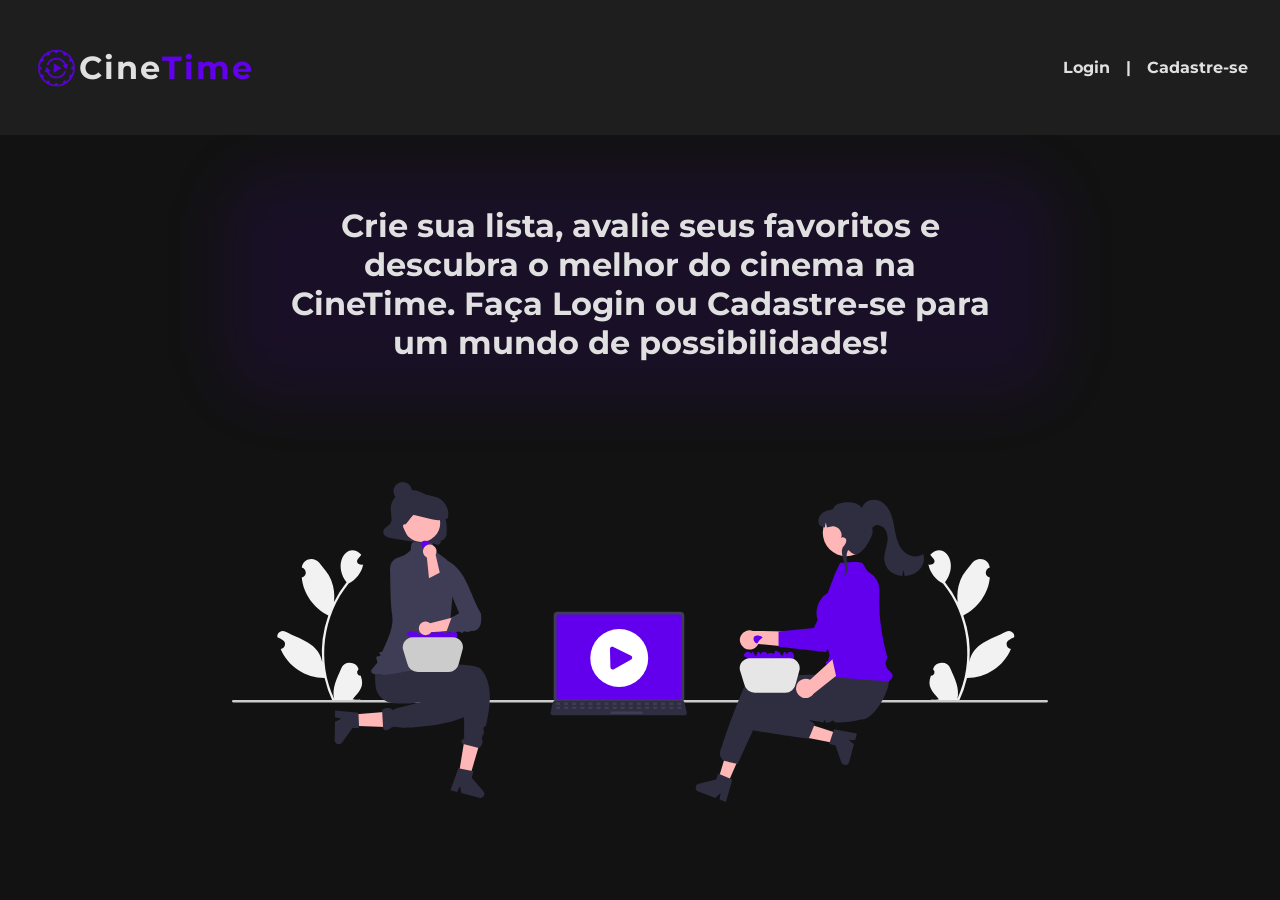
<file: target/classes/templates/index.html>
<!DOCTYPE html>
<html lang="pt-br">

<head>
    <meta charset="UTF-8">
    <meta name="viewport" content="width=device-width, initial-scale=1.0">
    <link rel="stylesheet" href="/src/main/resources/static/assets/css/style.css">
    <link rel="stylesheet" href="/src/main/resources/static/assets/css/root.css">
    <link rel="shortcut icon" href="/src/main/resources/static/assets/img/logo.webp" type="image/x-icon">

    <title>CineTime</title>
</head>



<body>
    <header>
        <div class="logo">
            <img src="/src/main/resources/static/assets/img/logo.webp" alt="CineTime-logo">
            <h1>Cine</h1>
            <h1 class="roxo">Time</h1>
        </div>
        <nav class="nav-list">
            <ul>
                <li><a href="login.html">Login</a></li>
                <li>|</li>
                <li><a href="cadastro.html">Cadastre-se</a></li>
            </ul>
        </nav>
    </header>
    <main>
        <div class="fundo">
            <div class="fundo-blur"></div>
            <h1>Crie sua lista, avalie seus favoritos e <br> descubra o melhor do cinema na <br> CineTime. Faça Login ou
            Cadastre-se para <br> um mundo de possibilidades!</h1>
        </div>
        <img src="/src/main/resources/static/assets/img/undraw_movie-night_pkvp.svg" alt="imagem-home">
    </main>
</body>

</html>
</file>
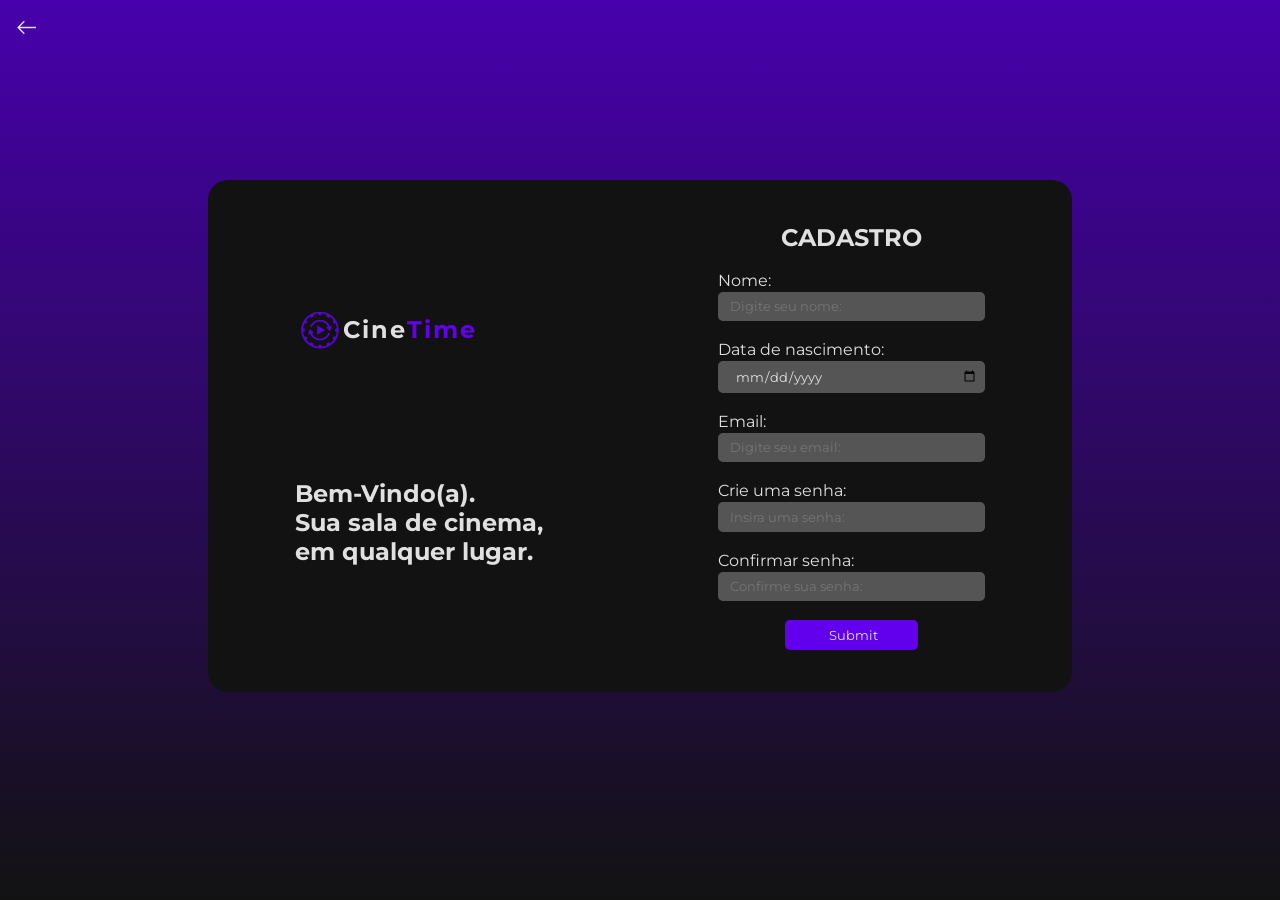
<file: target/classes/templates/cadastro.html>
<!DOCTYPE html>
<html lang="pt-br">

<head>
    <meta charset="UTF-8">
    <meta name="viewport" content="width=device-width, initial-scale=1.0">
    <link rel="shortcut icon" href="/src/main/resources/static/assets/img/logo.webp" type="image/x-icon">
    <link rel="stylesheet" href="/src/main/resources/static/assets/css/root.css">
    <link rel="stylesheet" href="/src/main/resources/static/assets/css/cadastro.css">

    <title>Faça seu cadastro na CineTime</title>
</head>

<body>
    <a href="index.html">
        <svg style="color: var(--font-color1);" xmlns="http://www.w3.org/2000/svg" width="20" height="20" fill="currentColor" class="bi bi-arrow-left"
            viewBox="0 0 14 14">
            <path fill-rule="evenodd"
                d="M15 8a.5.5 0 0 0-.5-.5H2.707l3.147-3.146a.5.5 0 1 0-.708-.708l-4 4a.5.5 0 0 0 0 .708l4 4a.5.5 0 0 0 .708-.708L2.707 8.5H14.5A.5.5 0 0 0 15 8" />
    </svg>
    </a>
    <main>
        <section>
            <div class="container-lado-esquerdo-login">
                <div class="logo">
                    <img src="/src/main/resources/static/assets/img/logo.webp" alt="logo">
                    <h1>Cine</h1>
                    <h1 class="roxo">Time</h1>
                </div>
                <h2>Bem-Vindo(a). <br> Sua sala de cinema, <br> em qualquer lugar.</h2>
            </div>

            <form action="">
                <h1>CADASTRO</h1>
                <div class="input">
                    <label for="">Nome:</label>
                    <input type="text" required id="nome" name="nome" placeholder="Digite seu nome:">
                </div>
                <div class="input">
                    <label for="">Data de nascimento:</label>
                    <input type="date" required id="date" name="date" placeholder="dd/mm/yyyy">
                </div>
                <div class="input">
                    <label for="">Email:</label>
                    <input type="email" required id="email" name="email" placeholder="Digite seu email:">
                </div>
                <div class="input">
                    <label for="">Crie uma senha:</label>
                    <input type="password" required id="senha" name="senha" placeholder="Insira uma senha:">
                </div>
                <div class="input">
                    <label for="">Confirmar senha:</label>
                    <input type="password" required id="confirmar-senha" name="confirmar-senha" placeholder="Confirme sua senha:">
                </div>
                <input id="submit" type="submit">
            </form>
        </section>
    </main>
</body>

<script>
    document.addEventListener("DOMContentLoaded", () => {
        const form = document.querySelector("form");

        form.addEventListener("submit", async (event) => {
            event.preventDefault();

            const nome = document.getElementById("nome").value;
            const date = document.getElementById("date").value;
            const email = document.getElementById("email").value;
            const senha = document.getElementById("senha").value;
            const confirmarSenha = document.getElementById("confirmar-senha").value;

            if (senha !== confirmarSenha) {
                alert("As senhas não coincidem!");
                return;
            }

            const dados = {
                name: document.getElementById("nome").value,
                date: document.getElementById("date").value,
                email: document.getElementById("email").value,
                senha: document.getElementById("senha").value,
                confirmarSenha: document.getElementById("confirmar-senha").value
            };


            try {
                const response = await fetch("http://localhost:8080/api/Usuarios/cadastro", {
                    method: "POST",
                    headers: {
                        "Content-Type": "application/json"
                    },
                    body: JSON.stringify(dados)
                });

                if (response.ok) {
                    const result = await response.json();
                    alert("Cadastro realizado com sucesso!");
                    console.log(result);
                    window.location.href = "login.html";
                } else {
                    alert("Erro ao realizar cadastro.");
                }
            } catch (error) {
                console.error("Erro na requisição:", error);
                alert("Não foi possível conectar ao servidor.");
            }
        });
    });
</script>


</html>
</file>
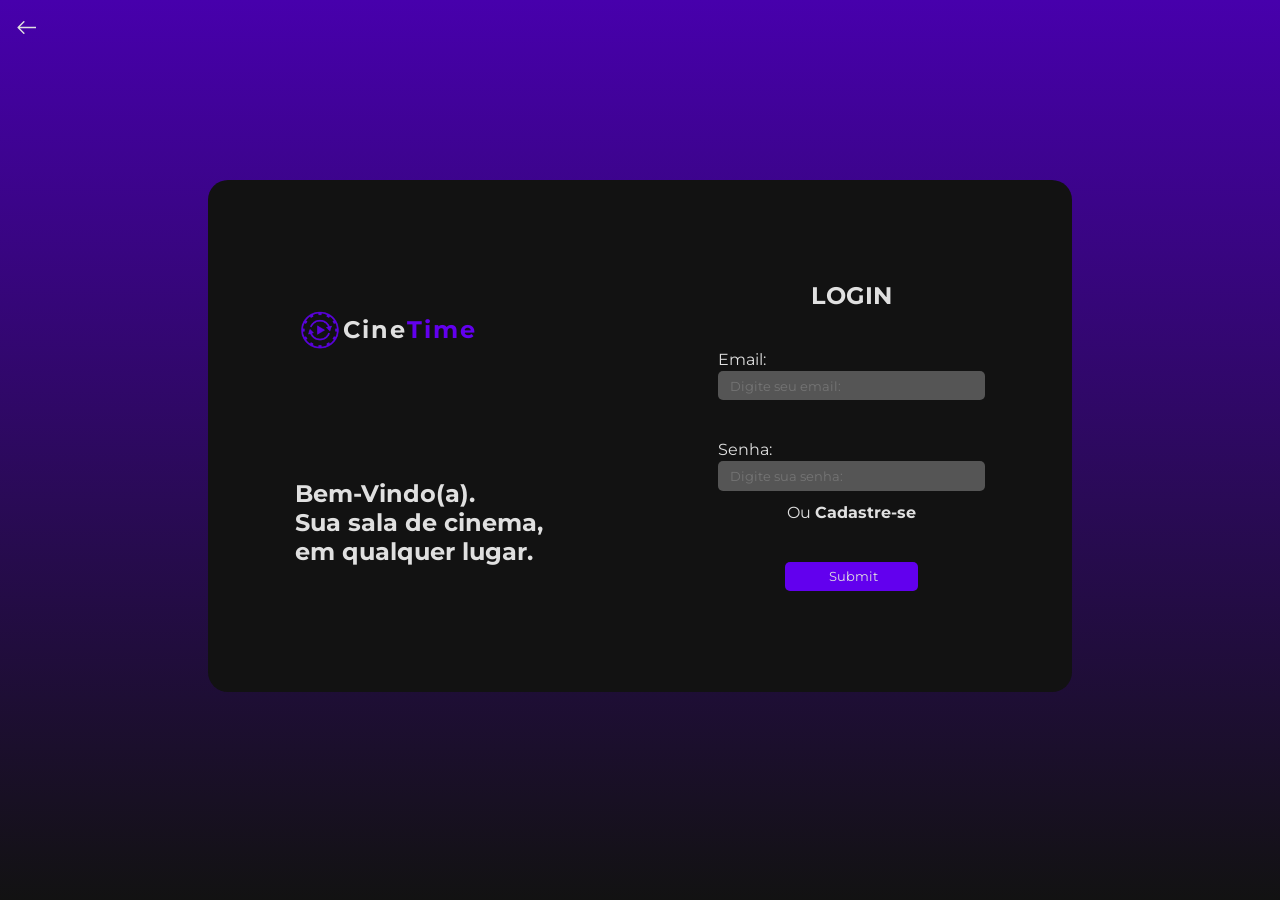
<file: target/classes/templates/login.html>
<!doctype html>
<html lang="pt-br">
  <head>
    <meta charset="UTF-8" />
    <meta name="viewport" content="width=device-width, initial-scale=1.0" />
    <link
      rel="shortcut icon"
      href="/src/main/resources/static/assets/img/logo.webp"
      type="image/x-icon"
    />
    <link
      rel="stylesheet"
      href="/src/main/resources/static/assets/css/root.css"
    />
    <link
      rel="stylesheet"
      href="/src/main/resources/static/assets/css/login.css"
    />

    <title>Faça Login na CineTime!</title>
  </head>

  <body>
    <a href="index.html">
      <svg
        style="color: var(--font-color1)"
        xmlns="http://www.w3.org/2000/svg"
        width="20"
        height="20"
        fill="currentColor"
        class="bi bi-arrow-left"
        viewBox="0 0 14 14"
      >
        <path
          fill-rule="evenodd"
          d="M15 8a.5.5 0 0 0-.5-.5H2.707l3.147-3.146a.5.5 0 1 0-.708-.708l-4 4a.5.5 0 0 0 0 .708l4 4a.5.5 0 0 0 .708-.708L2.707 8.5H14.5A.5.5 0 0 0 15 8"
        />
      </svg>
    </a>
    <main>
      <section>
        <div class="container-lado-esquerdo-login">
          <div class="logo">
            <img
              src="/src/main/resources/static/assets/img/logo.webp"
              alt="logo"
            />
            <h1>Cine</h1>
            <h1 class="roxo">Time</h1>
          </div>
          <h2>
            Bem-Vindo(a). <br />
            Sua sala de cinema, <br />
            em qualquer lugar.
          </h2>
        </div>

        <form action="">
          <h1>LOGIN</h1>
          <div class="input">
            <label for="email">Email:</label>
            <input
              type="email"
              required
              id="email"
              name="email"
              placeholder="Digite seu email:"
            />
          </div>
          <div class="input">
            <label for="senha">Senha:</label>
            <input
              type="password"
              required
              id="senha"
              name="senha"
              placeholder="Digite sua senha:"
            />
            <p>
              Ou <strong><a href="cadastro.html">Cadastre-se</a></strong>
            </p>
          </div>
          <input id="submit" type="submit" />
        </form>
      </section>
    </main>
  </body>

  <script>
    document.addEventListener("DOMContentLoaded", () => {
      const form = document.querySelector("form");

      form.addEventListener("submit", async (event) => {
        event.preventDefault();

        const email = document.getElementById("email").value;
        const senha = document.getElementById("senha").value;

        const dadosLogin = {
          email: document.getElementById("email").value,
          senha: document.getElementById("senha").value,
        };

        try {
          const response = await fetch(
            "http://localhost:8080/api/Usuarios/login",
            {
              method: "POST",
              headers: {
                "Content-Type": "application/json",
              },
              body: JSON.stringify(dadosLogin),
            },
          );

          if (response.ok) {
            const result = await response.json();
            console.log("USUARIO:", result);
            console.log("ID USUARIO:", result.id);
            localStorage.setItem("userId", result.id);
            console.log("SALVO:", localStorage.getItem("userId"));

            alert("Login realizado com sucesso!");

           window.location.href = "home.html";
          } else if (response.status === 401) {
            alert("Email ou senha inválidos!");
          } else {
            alert("Erro ao tentar fazer login.");
          }
        } catch (error) {
          console.error("Erro na requisição:", error);
          alert("Não foi possível conectar ao servidor.");
        }
      });
    });
  </script>
</html>
</file>
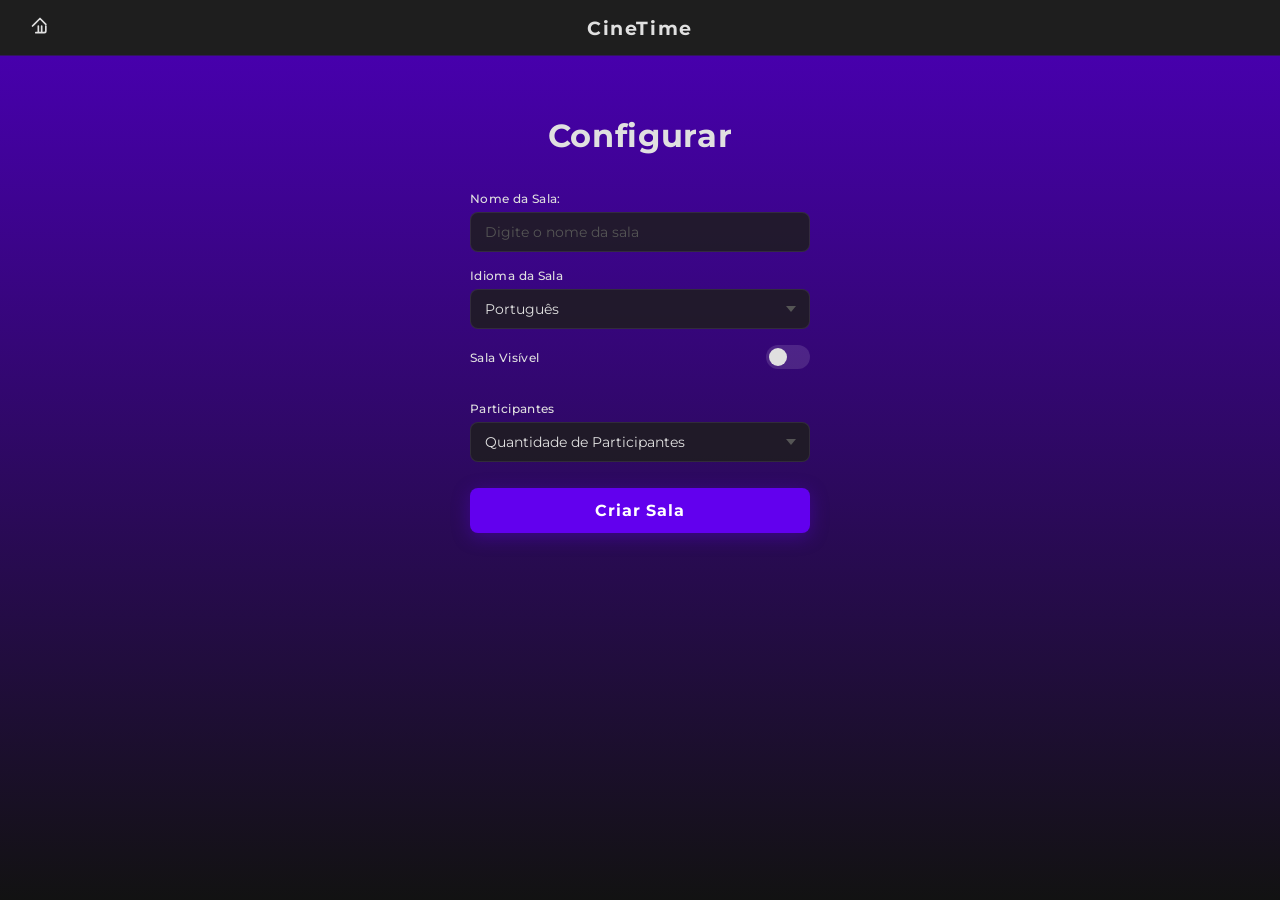
<file: target/classes/templates/salaconfig.html>
<!DOCTYPE html>
<html lang="pt-BR">

<head>
    <meta charset="UTF-8" />
    <meta name="viewport" content="width=device-width, initial-scale=1.0" />

    <link rel="stylesheet" href="/src/main/resources/static/assets/css/root.css">
    <link rel="stylesheet" href="/src/main/resources/static/assets/css/salaconfig.css">
    <link rel="shortcut icon" href="/src/main/resources/static/assets/img/logo.webp" type="image/x-icon">

    <title>CineTime</title>
</head>

<body>

    <header class="cine-header">
        <button class="header-icon" id="btn-header-action" title="Voltar / Início" aria-label="Ação de navegação">
            <a href="/src/main/resources/templates/home.html" style="color: var(--font-color1);">
                <svg id="icon-home" xmlns="http://www.w3.org/2000/svg" width="20" height="20" fill="none"
                    viewBox="0 0 24 24" stroke="currentColor" stroke-width="2">
                    <path stroke-linecap="round" stroke-linejoin="round"
                        d="M3 12l2-2m0 0l7-7 7 7m-9 2v8m4-8v8m-7 0h10a2 2 0 002-2v-6" />
                </svg>
            </a>
        </button>
        <span class="header-logo">CineTime</span>
    </header>

    <main id="page-configurar" class="page active">
        <h1 class="configurar-title">Configurar</h1>
        <form class="configurar-form" id="form-criar-sala" autocomplete="off">

            <div class="form-group">
                <label for="nome-sala">Nome da Sala:</label>
                <input type="text" id="nome-sala" placeholder="Digite o nome da sala" maxlength="40" required/>
            </div>

            <div class="form-group">
                <label for="idioma-sala">Idioma da Sala</label>
                <div class="select-wrapper">
                    <select id="idioma-sala">
                        <option value="pt-BR">Português</option>
                        <option value="en">English</option>
                        <option value="es">Español</option>
                    </select>
                </div>
            </div>

            <div class="form-group toggle-row">
                <label for="sala-visivel">Sala Visível</label>
                <label class="toggle-switch">
                    <input type="checkbox" id="sala-visivel" />
                    <span class="toggle-slider"></span>
                </label>
            </div>
            <div class="form-group senha-group" id="senha-group">
                <label for="senha-sala">Senha da Sala:</label>
                <input type="password" id="senha-sala" placeholder="Insira uma senha" maxlength="32" required />
            </div>

            <div class="form-group">
                <label for="participantes">Participantes</label>
                <div class="select-wrapper">
                    <select id="participantes">
                        <option value="" disabled selected>Quantidade de Participantes</option>
                        <option value="5">5</option>
                        <option value="10">10</option>
                        <option value="15">15</option>
                        <option value="20">20</option>
                        <option value="30">30</option>
                        <option value="50">50</option>
                    </select>
                </div>
            </div>

            <button id="btn_criar" type="submit" class="btn-criar">Criar Sala</button>
        </form>
    </main>
    <section id="page-salas" class="page">
        <h2 class="salas-title">Salas</h2>
        <div class="salas-grid" id="salas-grid">
            <p class="salas-empty">Nenhuma sala criada ainda.</p>
        </div>
    </section>
    <div class="modal-overlay" id="modal-senha" role="dialog" aria-modal="true" aria-labelledby="modal-title">
        <div class="modal-box">
            <p class="modal-title" id="modal-title">Sala Privada</p>
            <p class="modal-subtitle">Digite a senha para entrar nesta sala.</p>
            <input type="password" class="modal-input" id="modal-input-senha" placeholder="Senha da sala"
                maxlength="32" />
            <p class="modal-error" id="modal-error"></p>
            <div class="modal-actions">
                <button class="btn-modal-cancel" id="btn-modal-cancel">Cancelar</button>
                <button class="btn-modal-enter" id="btn-modal-enter">Entrar</button>
            </div>
        </div>
    </div>

    <div class="toast" id="toast"></div>

    <script>
        const salas = [];
        let modalTargetSala = null;

        const button_criar_sala = document.getElementById("btn_criar")
        const form = document.getElementById('form-criar-sala');
        const toggleVisivel = document.getElementById('sala-visivel');
        const senhaGroup = document.getElementById('senha-group');
        const modalInputSenha = document.getElementById('modal-input-senha');
        const modalError = document.getElementById('modal-error');

        button_criar_sala.addEventListener('click', (e) => {
            window.location.href = "/src/main/resources/templates/sala.html";
        });

        function showToast(msg, duration = 2800) {
            toast.textContent = msg;
            toast.classList.add('show');
            setTimeout(() => toast.classList.remove('show'), duration);
        }

        function getIdiomaLabel(value) {
            const map = {
                'pt-BR': 'Português Brasileiro',
                'pt-PT': 'Português (Portugal)',
                'en': 'English',
                'es': 'Español',

            };
            return map[value] || value;
        }

        toggleVisivel.addEventListener('change', () => {
            const isPrivate = !toggleVisivel.checked;
            if (isPrivate) {
                senhaGroup.classList.add('visible');
            } else {
                senhaGroup.classList.remove('visible');
                document.getElementById('senha-sala').value = '';
            }
        });


        form.addEventListener('submit', (e) => {
            e.preventDefault();

            const nome = document.getElementById('nome-sala').value.trim();
            const idioma = document.getElementById('idioma-sala').value;
            const visivel = toggleVisivel.checked;
            const senha = document.getElementById('senha-sala').value;
            const participantes = document.getElementById('participantes').value;

            if (!nome) {
                showToast('⚠️ Digite o nome da sala.');
                document.getElementById('nome-sala').focus();
                return;
            }
            if (!participantes) {
                showToast('⚠️ Selecione a quantidade de participantes.');
                return;
            }
            if (!visivel && !senha) {
                showToast('⚠️ Insira uma senha para a sala privada.');
                document.getElementById('senha-sala').focus();
                return;
            }

            const sala = {
                id: Date.now(),
                nome,
                idioma,
                visivel,
                senha: visivel ? null : senha,
                participantesMax: parseInt(participantes),
                participantesAtual: 0,
            };

            salas.push(sala);
            renderSalas();
            showPage(pageSalas);
            showToast(`✅ Sala "${nome}" criada com sucesso!`);
            form.reset();
            senhaGroup.classList.remove('visible');
        });
    </script>
</body>

</html>
</file>
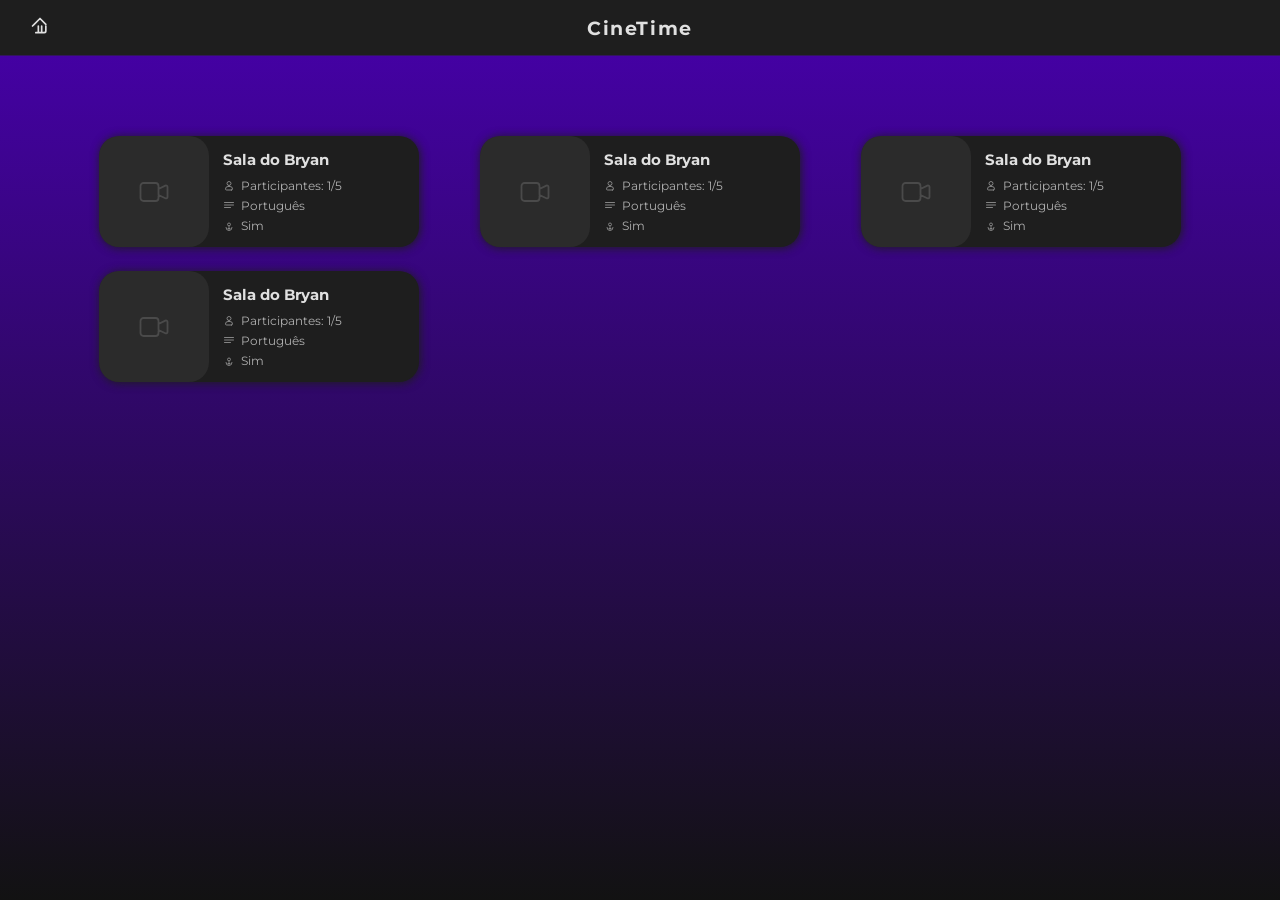
<file: target/classes/templates/salas.html>
<!DOCTYPE html>
<html lang="pt-br">

<head>
    <meta charset="UTF-8">
    <meta name="viewport" content="width=device-width, initial-scale=1.0">

    <meta name="viewport" content="width=device-width, initial-scale=1.0">
    <link rel="shortcut icon" href="/src/main/resources/static/assets/img/logo.webp" type="image/x-icon">
    <link rel="stylesheet" href="/src/main/resources/static/assets/css/root.css">
    <link rel="stylesheet" href="/src/main/resources/static/assets/css/salas.css">


    <title>CineTime</title>
</head>

<body>
    <header class="cine-header">
        <button class="header-icon" id="btn-header-action" title="Voltar / Início" aria-label="Ação de navegação">
            <a href="/src/main/resources/templates/home.html" style="color: var(--font-color1);">
                <svg id="icon-home" xmlns="http://www.w3.org/2000/svg" width="20" height="20" fill="none"
                    viewBox="0 0 24 24" stroke="currentColor" stroke-width="2">
                    <path stroke-linecap="round" stroke-linejoin="round"
                        d="M3 12l2-2m0 0l7-7 7 7m-9 2v8m4-8v8m-7 0h10a2 2 0 002-2v-6" />
                </svg>
            </a>
        </button>
        <span class="header-logo">CineTime</span>
    </header>

    <main class="main">
        <div class="sala">
            <div class="sala-thumb">
                <svg xmlns="http://www.w3.org/2000/svg" fill="none" viewBox="0 0 24 24" stroke="currentColor"
                    stroke-width="1.2">
                    <path stroke-linecap="round" stroke-linejoin="round"
                        d="M15 10l4.553-2.276A1 1 0 0121 8.723v6.554a1 1 0 01-1.447.894L15 14M3 8a2 2 0 012-2h8a2 2 0 012 2v8a2 2 0 01-2 2H5a2 2 0 01-2-2V8z" />
                </svg>
            </div>
            <div class="sala-info">
                <p class="sala-name">Sala do Bryan</p>
                <span class="sala-meta">
                    <svg xmlns="http://www.w3.org/2000/svg" fill="none" viewBox="0 0 24 24" stroke="currentColor"
                        stroke-width="2">
                        <path stroke-linecap="round" stroke-linejoin="round"
                            d="M17 20H7a2 2 0 01-2-2v0a5 5 0 015-5h4a5 5 0 015 5v0a2 2 0 01-2 2zM12 11a4 4 0 100-8 4 4 0 000 8z" />
                    </svg>
                    Participantes: 1/5
                </span>
                <span class="sala-meta">
                    <svg xmlns="http://www.w3.org/2000/svg" fill="none" viewBox="0 0 24 24" stroke="currentColor"
                        stroke-width="2">
                        <path stroke-linecap="round" stroke-linejoin="round" d="M3 5h18M3 10h18M3 15h12" />
                    </svg>
                    Português
                </span>
                <span class="sala-meta">
                    <svg xmlns="http://www.w3.org/2000/svg" fill="none" viewBox="0 0 24 24" stroke="currentColor"
                        stroke-width="2">
                        <path stroke-linecap="round" stroke-linejoin="round"
                            d="M12 15v2m0 0v2m0-2h2m-2 0H10m2-5a3 3 0 100-6 3 3 0 000 6zm6 3a6 6 0 11-12 0" />
                    </svg>
                    Sim
                </span>
            </div>
        </div>

        <div class="sala">
            <div class="sala-thumb">
                <svg xmlns="http://www.w3.org/2000/svg" fill="none" viewBox="0 0 24 24" stroke="currentColor"
                    stroke-width="1.2">
                    <path stroke-linecap="round" stroke-linejoin="round"
                        d="M15 10l4.553-2.276A1 1 0 0121 8.723v6.554a1 1 0 01-1.447.894L15 14M3 8a2 2 0 012-2h8a2 2 0 012 2v8a2 2 0 01-2 2H5a2 2 0 01-2-2V8z" />
                </svg>
            </div>
            <div class="sala-info">
                <p class="sala-name">Sala do Bryan</p>
                <span class="sala-meta">
                    <svg xmlns="http://www.w3.org/2000/svg" fill="none" viewBox="0 0 24 24" stroke="currentColor"
                        stroke-width="2">
                        <path stroke-linecap="round" stroke-linejoin="round"
                            d="M17 20H7a2 2 0 01-2-2v0a5 5 0 015-5h4a5 5 0 015 5v0a2 2 0 01-2 2zM12 11a4 4 0 100-8 4 4 0 000 8z" />
                    </svg>
                    Participantes: 1/5
                </span>
                <span class="sala-meta">
                    <svg xmlns="http://www.w3.org/2000/svg" fill="none" viewBox="0 0 24 24" stroke="currentColor"
                        stroke-width="2">
                        <path stroke-linecap="round" stroke-linejoin="round" d="M3 5h18M3 10h18M3 15h12" />
                    </svg>
                    Português
                </span>
                <span class="sala-meta">
                    <svg xmlns="http://www.w3.org/2000/svg" fill="none" viewBox="0 0 24 24" stroke="currentColor"
                        stroke-width="2">
                        <path stroke-linecap="round" stroke-linejoin="round"
                            d="M12 15v2m0 0v2m0-2h2m-2 0H10m2-5a3 3 0 100-6 3 3 0 000 6zm6 3a6 6 0 11-12 0" />
                    </svg>
                    Sim
                </span>
            </div>
        </div>
        <div class="sala">
            <div class="sala-thumb">
                <svg xmlns="http://www.w3.org/2000/svg" fill="none" viewBox="0 0 24 24" stroke="currentColor"
                    stroke-width="1.2">
                    <path stroke-linecap="round" stroke-linejoin="round"
                        d="M15 10l4.553-2.276A1 1 0 0121 8.723v6.554a1 1 0 01-1.447.894L15 14M3 8a2 2 0 012-2h8a2 2 0 012 2v8a2 2 0 01-2 2H5a2 2 0 01-2-2V8z" />
                </svg>
            </div>
            <div class="sala-info">
                <p class="sala-name">Sala do Bryan</p>
                <span class="sala-meta">
                    <svg xmlns="http://www.w3.org/2000/svg" fill="none" viewBox="0 0 24 24" stroke="currentColor"
                        stroke-width="2">
                        <path stroke-linecap="round" stroke-linejoin="round"
                            d="M17 20H7a2 2 0 01-2-2v0a5 5 0 015-5h4a5 5 0 015 5v0a2 2 0 01-2 2zM12 11a4 4 0 100-8 4 4 0 000 8z" />
                    </svg>
                    Participantes: 1/5
                </span>
                <span class="sala-meta">
                    <svg xmlns="http://www.w3.org/2000/svg" fill="none" viewBox="0 0 24 24" stroke="currentColor"
                        stroke-width="2">
                        <path stroke-linecap="round" stroke-linejoin="round" d="M3 5h18M3 10h18M3 15h12" />
                    </svg>
                    Português
                </span>
                <span class="sala-meta">
                    <svg xmlns="http://www.w3.org/2000/svg" fill="none" viewBox="0 0 24 24" stroke="currentColor"
                        stroke-width="2">
                        <path stroke-linecap="round" stroke-linejoin="round"
                            d="M12 15v2m0 0v2m0-2h2m-2 0H10m2-5a3 3 0 100-6 3 3 0 000 6zm6 3a6 6 0 11-12 0" />
                    </svg>
                    Sim
                </span>
            </div>
        </div>

        <div class="sala">
            <div class="sala-thumb">
                <svg xmlns="http://www.w3.org/2000/svg" fill="none" viewBox="0 0 24 24" stroke="currentColor"
                    stroke-width="1.2">
                    <path stroke-linecap="round" stroke-linejoin="round"
                        d="M15 10l4.553-2.276A1 1 0 0121 8.723v6.554a1 1 0 01-1.447.894L15 14M3 8a2 2 0 012-2h8a2 2 0 012 2v8a2 2 0 01-2 2H5a2 2 0 01-2-2V8z" />
                </svg>
            </div>
            <div class="sala-info">
                <p class="sala-name">Sala do Bryan</p>
                <span class="sala-meta">
                    <svg xmlns="http://www.w3.org/2000/svg" fill="none" viewBox="0 0 24 24" stroke="currentColor"
                        stroke-width="2">
                        <path stroke-linecap="round" stroke-linejoin="round"
                            d="M17 20H7a2 2 0 01-2-2v0a5 5 0 015-5h4a5 5 0 015 5v0a2 2 0 01-2 2zM12 11a4 4 0 100-8 4 4 0 000 8z" />
                    </svg>
                    Participantes: 1/5
                </span>
                <span class="sala-meta">
                    <svg xmlns="http://www.w3.org/2000/svg" fill="none" viewBox="0 0 24 24" stroke="currentColor"
                        stroke-width="2">
                        <path stroke-linecap="round" stroke-linejoin="round" d="M3 5h18M3 10h18M3 15h12" />
                    </svg>
                    Português
                </span>
                <span class="sala-meta">
                    <svg xmlns="http://www.w3.org/2000/svg" fill="none" viewBox="0 0 24 24" stroke="currentColor"
                        stroke-width="2">
                        <path stroke-linecap="round" stroke-linejoin="round"
                            d="M12 15v2m0 0v2m0-2h2m-2 0H10m2-5a3 3 0 100-6 3 3 0 000 6zm6 3a6 6 0 11-12 0" />
                    </svg>
                    Sim
                </span>
            </div>
        </div>
    </main>
</body>

</html>
</file>
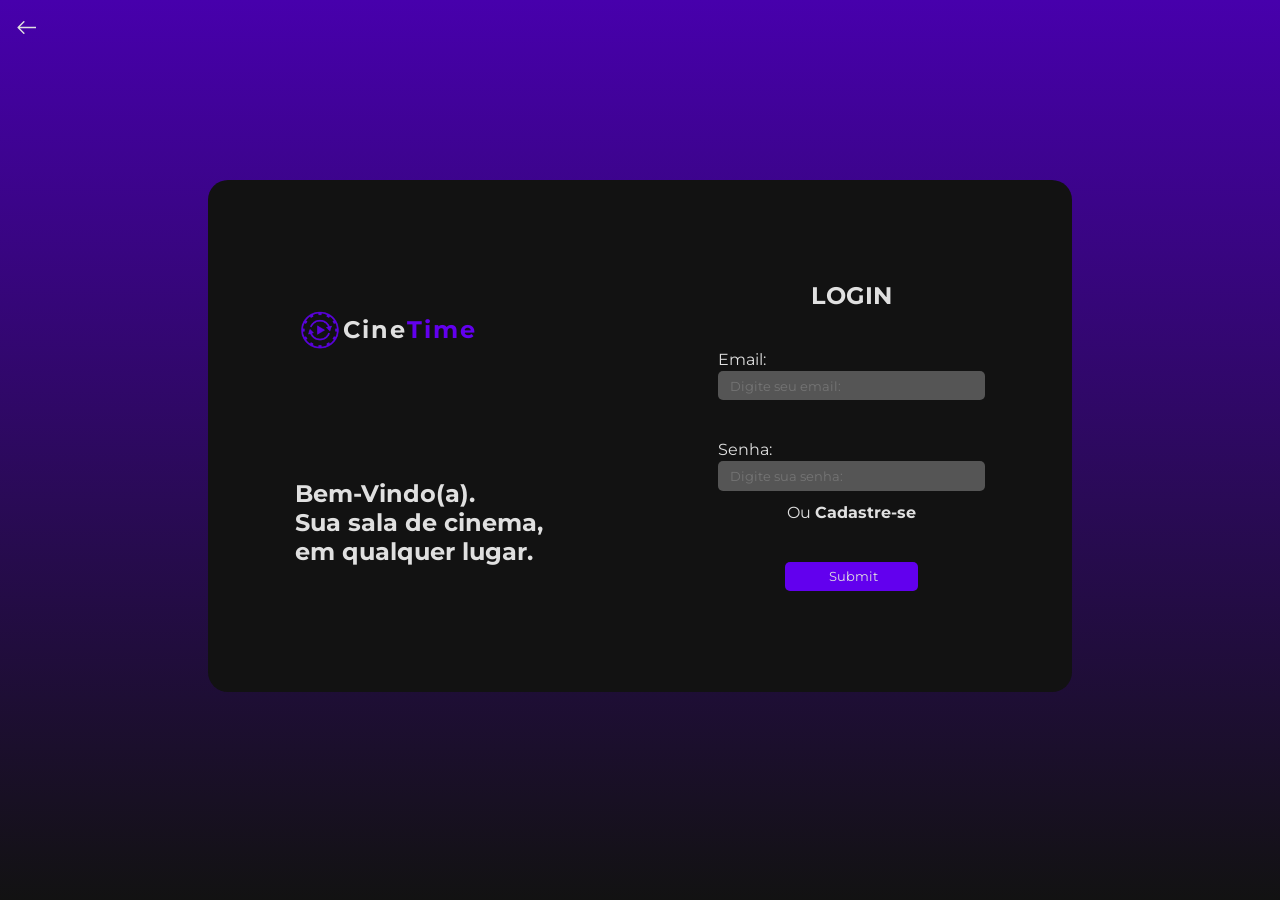
<file: target/classes/templates/user.html>
<!doctype html>
<html lang="pt-br">
  <head>
    <meta charset="UTF-8" />
    <meta name="viewport" content="width=device-width, initial-scale=1.0" />
    <link
      rel="shortcut icon"
      href="/src/main/resources/static/assets/img/logo.webp"
      type="image/x-icon"
    />
    <link
      rel="stylesheet"
      href="/src/main/resources/static/assets/css/root.css"
    />
    <link
      rel="stylesheet"
      href="/src/main/resources/static/assets/css/user.css"
    />

    <title>Seu Perfil</title>
  </head>
  <body>
    <aside class="sidebar">
      <a href="/src/main/resources/templates/home.html" class="active">
        <i class="bi bi-house-fill"></i>
        Home
      </a>
      <a href="/src/main/resources/templates/userconfig.html">
        <i class="bi bi-gear-fill"></i>
        Configurações
      </a>
      <a href="/src/main/resources/templates/home.html">
        <i class="bi bi-box-arrow-right"></i>
        Sair
      </a>
    </aside>

    <!-- MAIN -->
    <main class="main">
      <h1>Meu Perfil</h1>

      <!-- Profile -->
      <div class="profile-card">
        <div class="avatar">
          <img
            id="foto-user"
            src=""
            alt="Foto usuário"
            style="
              width: 100%;
              height: 100%;
              border-radius: 50%;
              object-fit: cover;
              display: none;
            "
          />
          <i id="icone-user" class="bi bi-person-fill"></i>
        </div>
        <span class="username" id="username-user"></span>
      </div>

      <!-- Biography -->
      <div class="bio-box">
        <div class="bio-label">Biografia</div>

        <p id="bio-user"></p>
      </div>

      <!-- Últimos filmes assistidos -->
      <div class="section-title">Ultimos Filmes assistidos</div>
      <div class="movie-grid">
        <div class="movie-card">
          <div class="movie-thumb matrix">
            <span class="thumb-text">MATRIX</span>
          </div>
          <span class="movie-name">Matrix</span>
        </div>
        <div class="movie-card">
          <div class="movie-thumb godfather">
            <div class="thumb-content">
              <i class="bi bi-person-fill"></i>
              <div class="gf-logo">
                <span>El</span>
                <span>Padrino</span>
              </div>
            </div>
          </div>
          <span class="movie-name">O Poderoso Chefão</span>
        </div>
        <div class="movie-card">
          <div class="movie-thumb inception">
            <span class="thumb-text">INCEPTION</span>
          </div>
          <span class="movie-name">Inception</span>
        </div>
      </div>

      <!-- Minha Lista -->
      <div class="section-title">Minha Lista</div>
      <div class="movie-grid">
        <div class="movie-card">
          <div class="movie-thumb matrix">
            <span class="thumb-text">MATRIX</span>
          </div>
          <span class="movie-name">Matrix</span>
        </div>
        <div class="movie-card">
          <div class="movie-thumb godfather">
            <div class="thumb-content">
              <i class="bi bi-person-fill"></i>
              <div class="gf-logo">
                <span>El</span>
                <span>Padrino</span>
              </div>
            </div>
          </div>
          <span class="movie-name">O Poderoso Chefão</span>
        </div>
        <div class="movie-card">
          <div class="movie-thumb inception">
            <span class="thumb-text">INCEPTION</span>
          </div>
          <span class="movie-name">Inception</span>
        </div>
      </div>
    </main>
    <script>
      async function carregarUsuario() {
        const userId = localStorage.getItem("userId");

        if (!userId) {
          window.location.href = "login.html";
          return;
        }

        try {
          const response = await fetch(
            `http://localhost:8080/api/Usuarios/${userId}`,
          );

          if (!response.ok) {
            throw new Error("Erro ao carregar usuário");
          }

          const usuario = await response.json();

          // nome usuário
          document.getElementById("username-user").textContent = usuario.name;

          // foto perfil
          const foto = localStorage.getItem("fotoPerfil");

          if (foto) {
            const fotoUser = document.getElementById("foto-user");

            const iconeUser = document.getElementById("icone-user");

            fotoUser.src = foto;
            fotoUser.style.display = "block";

            iconeUser.style.display = "none";
          }
        } catch (error) {
          console.error(error);
        }

        const bio = localStorage.getItem("biografiaUsuario");

        if (bio) {
          document.getElementById("bio-user").textContent = bio;
        }
      }

      carregarUsuario();
    </script>
  </body>
</html>
</file>
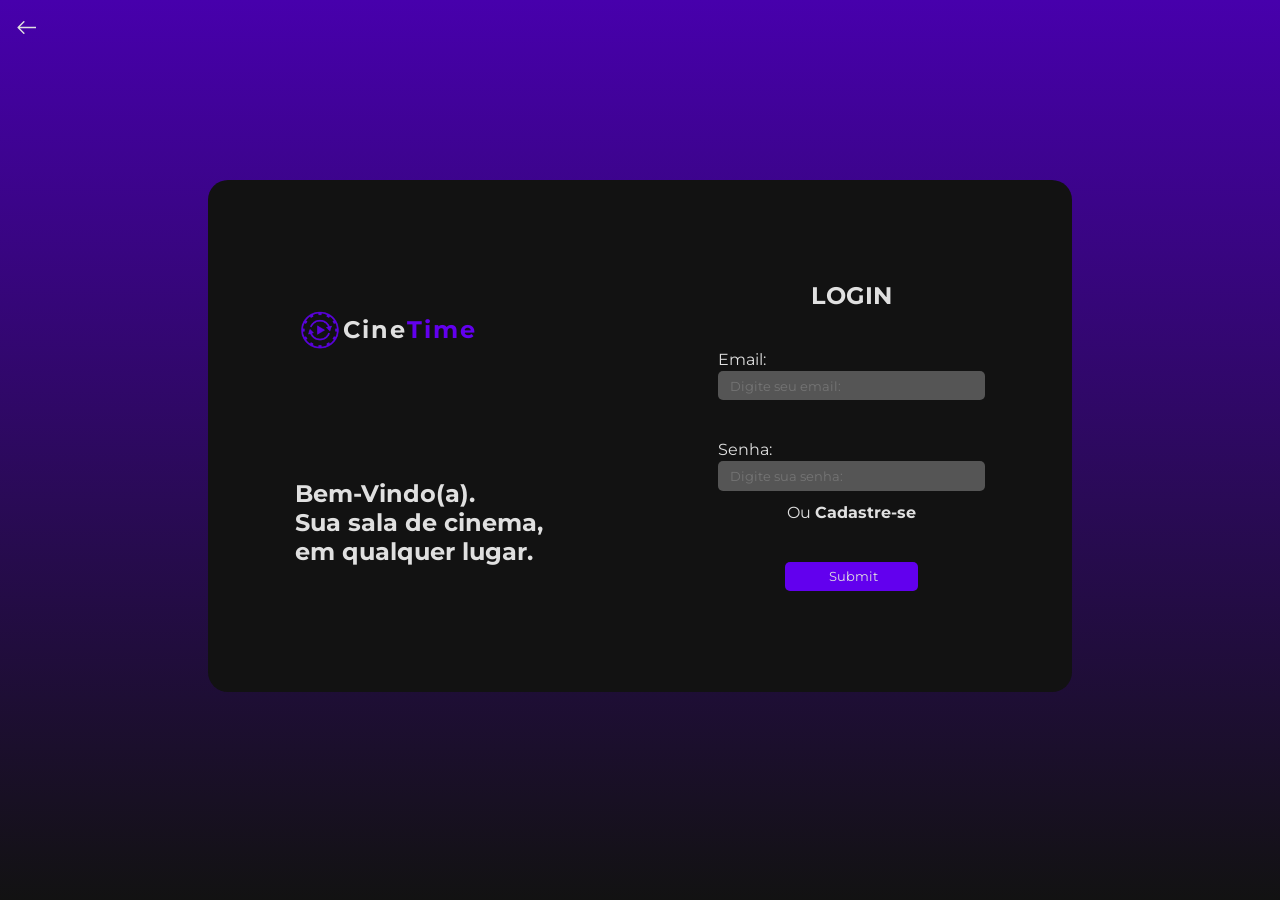
<file: target/classes/templates/userconfig.html>
<!doctype html>
<html lang="pt-br">
<head>
  <meta charset="UTF-8" />
  <meta name="viewport" content="width=device-width, initial-scale=1.0" />
  <link
          rel="stylesheet"
          href="/src/main/resources/static/assets/css/root.css"
  />
  <link
          rel="stylesheet"
          href="/src/main/resources/static/assets/css/userconfig.css"
  />
  <link
          rel="shortcut icon"
          href="/src/main/resources/static/assets/img/logo.webp"
          type="image/x-icon"
  />
  <title>CineTime</title>
</head>

<body>
<div class="topbar">
  <h1>Configurações de Usuário</h1>
</div>

<div class="page-body">
  <div class="card">
    <div class="profile-grid">
      <div class="profile-left">
        <div class="avatar-wrap">
          <div class="avatar-circle" id="avatar-circle">
            <svg
                    viewBox="0 0 24 24"
                    xmlns="http://www.w3.org/2000/svg"
                    id="avatar-icon"
            >
              <path
                      d="M12 12c2.7 0 4.8-2.1 4.8-4.8S14.7 2.4 12 2.4 7.2 4.5 7.2 7.2 9.3 12 12 12zm0 2.4c-3.2 0-9.6 1.6-9.6 4.8v2.4h19.2v-2.4c0-3.2-6.4-4.8-9.6-4.8z"
              />
            </svg>
            <img id="avatar-preview" alt="Foto de perfil" />
          </div>
          <div
                  class="avatar-overlay"
                  id="avatar-overlay"
                  title="Alterar foto"
          >
            <svg viewBox="0 0 24 24" xmlns="http://www.w3.org/2000/svg">
              <path
                      d="M12 15.5A3.5 3.5 0 0 1 8.5 12 3.5 3.5 0 0 1 12 8.5a3.5 3.5 0 0 1 3.5 3.5 3.5 3.5 0 0 1-3.5 3.5m7.43-2.92c.04-.3.07-.61.07-.93s-.03-.63-.07-.93l2-1.56c.18-.14.23-.41.12-.61l-1.9-3.28c-.12-.22-.37-.3-.59-.22l-2.36.95c-.49-.38-1.01-.69-1.58-.92l-.36-2.51c-.04-.24-.25-.41-.49-.41h-3.8c-.24 0-.44.17-.48.41l-.36 2.51c-.57.23-1.09.54-1.58.92l-2.36-.95c-.22-.08-.47 0-.59.22L2.74 9.87c-.12.21-.08.47.12.61l2 1.56c-.04.3-.07.62-.07.94s.03.63.07.93l-2 1.56c-.18.14-.23.41-.12.61l1.9 3.28c.12.22.37.3.59.22l2.36-.95c.49.38 1.01.69 1.58.92l.36 2.51c.04.24.25.41.49.41h3.8c.24 0 .44-.17.48-.41l.36-2.51c.57-.23 1.09-.54 1.58-.92l2.36.95c.22.08.47 0 .59-.22l1.9-3.28c.12-.21.07-.47-.12-.61l-2-1.56z"
              />
            </svg>
          </div>
        </div>
        <input type="file" id="file-input" accept="image/*" />
        <button class="btn-foto" id="btn-foto">Alterar Foto</button>
      </div>

      <div class="profile-right">
        <div class="row-2">
          <div class="field">
            <label for="username">Nome de Usuário</label>
            <input type="text" id="username" placeholder="Ex: fulano123" />
          </div>
          <div class="field">
            <label for="birthdate">Data de Nascimento</label>
            <input
                    type="text"
                    id="birthdate"
                    placeholder="mm/dd/aaaa"
                    maxlength="10"
            />
          </div>
        </div>
        <div class="field">
          <label for="bio">Biografia</label>
          <textarea
                  id="bio"
                  placeholder="Dê um toque de humor. Você pode exibir diferentes gêneros, dependendo do template!"
          ></textarea>
        </div>
      </div>
    </div>
  </div>
  <div class="bottom-row">
    <div class="card-sm">
      <div class="card-sm-title">Informações da conta</div>
      <div class="field-sm">
        <label for="email">E-mail</label>
        <input
                type="email"
                id="email"
                placeholder="Ex: mauricio@gmail.com"
        />
      </div>
      <div class="field-sm">
        <label for="senha">Trocar Senha</label>
        <input type="password" id="senha" placeholder="••••••••••••••" />
      </div>
    </div>

    <div class="card-sm">
      <div class="card-sm-title">Selecionar Idioma</div>
      <select id="idioma">
        <option value="pt">Português</option>
        <option value="en">English</option>
        <option value="es">Español</option>
      </select>
    </div>
  </div>
  <div class="actions">
    <button class="btn-save" id="btn-save">Salvar Alterações</button>
    <a href="/src/main/resources/templates/user.html"
    ><button class="btn-cancel" id="btn-cancel">Cancelar</button></a
    >
  </div>
</div>
<div class="toast" id="toast">
  <div class="toast-dot"></div>
  <span id="toast-msg">Alterações salvas com sucesso!</span>
</div>

<script>
  // =========================
  // ELEMENTOS FOTO PERFIL
  // =========================
  const btnFoto = document.getElementById("btn-foto");
  const avatarOverlay = document.getElementById("avatar-overlay");
  const fileInput = document.getElementById("file-input");
  const avatarPreview = document.getElementById("avatar-preview");
  const avatarIcon = document.getElementById("avatar-icon");

  // =========================
  // CARREGAR USUÁRIO LOGADO
  // =========================
  async function carregarUsuario() {
    const userId = localStorage.getItem("userId");

    // verifica se existe login salvo
    if (!userId) {
      alert("Usuário não está logado.");
      window.location.href = "login.html";
      return;
    }

    try {
      // busca usuário no backend
      const response = await fetch(
        `http://localhost:8080/api/Usuarios/${userId}`,
      );

      if (!response.ok) {
        throw new Error("Erro ao buscar usuário");
      }

      const usuario = await response.json();

      console.log("Usuário carregado:", usuario);

      // =========================
      // CAMPOS USUÁRIO
      // =========================
      // Alterado de usuario.name para usuario.nome
      document.getElementById("username").value = usuario.nome || "";

      document.getElementById("email").value = usuario.email || "";

      // =========================
      // DATA FORMATADA
      // =========================
      if (usuario.dataNascimento) {
        const partes = usuario.dataNascimento.split("-");

        const ano = partes[0];
        const mes = partes[1];
        const dia = partes[2].split("T")[0];

        document.getElementById("birthdate").value = `${dia}/${mes}/${ano}`;
      }

      // =========================
      // FOTO PERFIL
      // =========================
      const fotoSalva = localStorage.getItem("fotoPerfil");

      if (fotoSalva) {
        avatarPreview.src = fotoSalva;
        avatarPreview.style.display = "block";

        avatarIcon.style.display = "none";
      }

      // =========================
      // BIOGRAFIA
      // =========================
      const bioSalva = localStorage.getItem("biografiaUsuario");

      if (bioSalva) {
        document.getElementById("bio").value = bioSalva;
      }
    } catch (error) {
      console.error(error);

      alert("Erro ao carregar usuário.");
    }
  }

  // executa ao abrir página
  carregarUsuario();

  // =========================
  // FORMATAÇÃO DATA
  // =========================
  const birthdate = document.getElementById("birthdate");

  birthdate.addEventListener("input", function () {
    let v = this.value.replace(/\D/g, "");

    if (v.length > 2) v = v.slice(0, 2) + "/" + v.slice(2);

    if (v.length > 5) v = v.slice(0, 5) + "/" + v.slice(5, 9);

    this.value = v;
  });

  // =========================
  // FOTO PERFIL
  // =========================
  function triggerFileSelect() {
    fileInput.click();
  }

  btnFoto.addEventListener("click", triggerFileSelect);

  avatarOverlay.addEventListener("click", triggerFileSelect);

  fileInput.addEventListener("change", function () {
    const file = this.files[0];

    if (!file) return;

    const reader = new FileReader();

    reader.onload = function (e) {
      const imagemBase64 = e.target.result;

      // mostra imagem
      avatarPreview.src = imagemBase64;

      avatarPreview.style.display = "block";

      avatarIcon.style.display = "none";

      // salva localStorage
      localStorage.setItem("fotoPerfil", imagemBase64);
    };

    reader.readAsDataURL(file);
  });

  // =========================
  // TOAST
  // =========================
  function showToast(msg, duration = 2800) {
    const toast = document.getElementById("toast");

    const toastMsg = document.getElementById("toast-msg");

    toastMsg.textContent = msg;

    toast.classList.add("show");

    setTimeout(() => {
      toast.classList.remove("show");
    }, duration);
  }

  // =========================
  // SALVAR ALTERAÇÕES
  // =========================
  document
    .getElementById("btn-save")
    .addEventListener("click", async function () {
      const userId = localStorage.getItem("userId");

      const username = document.getElementById("username").value.trim();

      const birthdate = document.getElementById("birthdate").value.trim();

      const email = document.getElementById("email").value.trim();

      const bio = document.getElementById("bio").value.trim();

      const senha = document.getElementById("senha").value.trim();

      // salva bio
      localStorage.setItem("biografiaUsuario", bio);

      // =========================
      // DATA FORMATADA
      // =========================
      const partesData = birthdate.split("/");

      const dataFormatada = `${partesData[2]}-${partesData[1]}-${partesData[0]}`;

      // =========================
      // VALIDAÇÕES
      // =========================
      if (!username) {
        showToast("Por favor, preencha o Nome de Usuário.");

        document.getElementById("username").focus();

        return;
      }

      if (email && !/^[^\s@]+@[^\s@]+\.[^\s@]+$/.test(email)) {
        showToast("Por favor, insira um e-mail válido.");

        document.getElementById("email").focus();

        return;
      }

      // =========================
      // BODY REQUEST
      // =========================
      // Alterado as chaves de 'name' para 'nome' e de 'date' para 'dataNascimento'
      const bodyData = {
        nome: username,
        dataNascimento: dataFormatada,
        email: email,
      };

      // adiciona senha SOMENTE se preenchida
      if (senha) {
        bodyData.senha = senha;
        bodyData.confirmarSenha = senha;
      }

      try {
        const response = await fetch(
          `http://localhost:8080/api/Usuarios/${userId}`,
          {
            method: "PUT",

            headers: {
              "Content-Type": "application/json",
            },

            body: JSON.stringify(bodyData),
          },
        );

        if (response.ok) {
          const usuarioAtualizado = await response.json();

          console.log(usuarioAtualizado);

          showToast("Alterações salvas com sucesso!");
        } else {
          showToast("Erro ao atualizar usuário.");
        }
      } catch (error) {
        console.error(error);

        showToast("Erro de conexão com o servidor.");
      }
    });

  // =========================
  // CANCELAR
  // =========================
  document
    .getElementById("btn-cancel")
    .addEventListener("click", function () {
      document.getElementById("username").value = "";
      document.getElementById("birthdate").value = "";
      document.getElementById("bio").value = "";
      document.getElementById("email").value = "";
      document.getElementById("senha").value = "";
      document.getElementById("idioma").value = "pt";

      avatarPreview.style.display = "none";
      avatarIcon.style.display = "block";

      fileInput.value = "";

      showToast("Alterações descartadas.");
    });
</script>
</body>
</html>
</file>
<file: src/main/resources/static/assets/css/style.css>
* {
    margin: 0;
    padding: 0;
    box-sizing: border-box;
    font-family: Montserrat, 'Arial';
}

body {
    height: 100vh;
    background-color: var(--background-fundo);
}

header {
    height: 15vh;
    padding: 2em;
    display: flex;
    align-items: center;
    justify-content: space-between;
    background-color: var(--header-fundo);
}

header img {
    height: 3em;
}

header h1 {
    color: var(--font-color1);
    letter-spacing: 2px;
}

.logo {
    display: flex;
    align-items: center;
}

.roxo {
    color: var(--primary-color);
}

.nav-list ul {
    display: flex;
    gap: 1em;
}

.nav-list li, a{
    list-style: none;
    color: var(--font-color1);
    font-weight: bold;
    text-decoration: none;
    transition: 0.5s;
}

.nav-list a:hover {
    color: var(--primary-color);
}

main {
    height: 82vh;
    display: flex;
    flex-direction: column;
    align-items: center;
    justify-content: space-evenly;
    gap: 3em;
}

.fundo-blur {
    background-color: #6300ee18;
    height: 14em;
    width: 52em;
    filter: blur(30px);
    border-radius: 50px;
    position: absolute;
    z-index: -1;
}

.fundo {
    display: flex;
    align-items: center;
    justify-content: center;
    flex-direction: column;
}

main h1 {
    color: var(--font-color1);
    font-weight: bold;
    font-size: 32px;
    text-align: center;

}

main img {
    height: 20em;
}
</file>
<file: src/main/resources/static/assets/css/cadastro.css>
* {
    margin: 0;
    padding: 0;
    box-sizing: border-box;
    font-family: Montserrat, 'Arial';
}

body {
    padding: 1em;
    height: 100vh;
    background: var(--gradient);
}

main {
    height: 88vh;
    display: flex;
    align-items: center;
    justify-content: center;
}

section {
    height: 32em;
    width: 54em;
    background-color: var(--background-fundo);
    border-radius: 20px;
    display: flex;
    align-items: center;
    justify-content: space-around;
}

.container-lado-esquerdo-login {
    display: flex;
    flex-direction: column;
    justify-content: space-evenly;
    height: 100%;
}

.logo {
    display: flex;
    align-items: center;
}

.logo img {
    height: 3em;
}

.logo h1 {
    color: var(--font-color1);
    letter-spacing: 2px;
}

h1.roxo {
    color: var(--primary-color);
}


form {
    display: flex;
    flex-direction: column;
    align-items: center;
    justify-content: center;
    gap: 1.2em;
}

form h1, h2, label {
    color: var(--font-color1)
}

.input {
    display: flex;
    flex-direction: column;
    gap: 2px;
}

input {
    text-indent: 5px;
    padding: 0.5em;
    width: 20em;
    border-radius: 5px;
    border: none;
    outline: none;
    background-color: var(--font-color2);
    color: var(--font-color1);
}

#submit {
    background-color: var(--primary-color);
    transition: 0.5s;
    width: 10em;
}

#submit:hover {
    cursor: pointer;
    background-color: #4700ac;
}
</file>
<file: src/main/resources/static/assets/css/login.css>
* {
    margin: 0;
    padding: 0;
    box-sizing: border-box;
    font-family: Montserrat, 'Arial';
}

body {
    padding: 1em;
    height: 100vh;
    background: var(--gradient);
}

main {
    height: 88vh;
    display: flex;
    align-items: center;
    justify-content: center;
}

section {
    height: 32em;
    width: 54em;
    background-color: var(--background-fundo);
    border-radius: 20px;
    display: flex;
    align-items: center;
    justify-content: space-around;
}

.container-lado-esquerdo-login {
    display: flex;
    flex-direction: column;
    justify-content: space-evenly;
    height: 100%;
}

.logo {
    display: flex;
    align-items: center;
}

.logo img {
    height: 3em;
}

.logo h1 {
    color: var(--font-color1);
    letter-spacing: 2px;
}

h1.roxo {
    color: var(--primary-color);
}


form {
    display: flex;
    flex-direction: column;
    align-items: center;
    justify-content: center;
    gap: 2.5em;
    height: 100%;
}

form h1, h2, label {
    color: var(--font-color1)
}

.input {
    display: flex;
    flex-direction: column;
    gap: 2px;
}

.input p {
    text-align: center;
    color: var(--font-color1);
    margin-top: 10px;
}

.input a {
    color: var(--font-color1);
    transition: 0.5s;
    text-decoration: none;
}

.input a:hover {
    color: var(--primary-color);
    text-decoration: underline;
}

input {
    text-indent: 5px;
    padding: 0.5em;
    width: 20em;
    border-radius: 5px;
    border: none;
    background-color: var(--font-color2);
    color: var(--font-color1);
}


#submit {
    background-color: var(--primary-color);
    transition: 0.5s;
    width: 10em;
}

#submit:hover {
    cursor: pointer;
    background-color: #4700ac;
}
</file>
<file: src/main/resources/static/assets/css/salaconfig.css>
body {
    height: 100vh;
}

.cine-header {
  background: var(--header-fundo);
  display: flex;
  align-items: center;
  justify-content: center;
  position: relative;
  padding: 0 24px;
  height: 56px;
  border-bottom: 1px solid rgba(98, 0, 238, 0.3);
}

.cine-header .header-logo {
  font-size: 1.2rem;
  font-weight: 700;
  letter-spacing: 0.08em;
  color: var(--font-color1);
  text-align: center;
}

.cine-header .header-icon {
  position: absolute;
  left: 24px;
  background: none;
  border: none;
  cursor: pointer;
  color: var(--font-color1);
  display: flex;
  align-items: center;
  justify-content: center;
  padding: 6px;
  border-radius: 8px;
  transition: background 0.2s;
}

.cine-header .header-icon:hover {
  background: rgba(255,255,255,0.07);
}

/* ===== PAGES ===== */
.page {
  display: none;
  min-height: calc(100vh - 56px);
}

.page.active {
  display: block;
}

/* ===== CONFIGURAR PAGE ===== */
#page-configurar {
  background: var(--gradient);
  display: flex;
  flex-direction: column;
  align-items: center;
  padding: 60px 16px 40px;
}

#page-configurar.active {
  display: flex;
}

.configurar-title {
  font-size: 2rem;
  font-weight: 700;
  color: var(--font-color1);
  margin-bottom: 36px;
  letter-spacing: 0.02em;
}

.configurar-form {
  width: 100%;
  max-width: 340px;
  display: flex;
  flex-direction: column;
  gap: 16px;
}

.form-group {
  display: flex;
  flex-direction: column;
  gap: 6px;
}

.form-group label {
  font-size: 0.78rem;
  color: var(--font-color1);
  font-weight: 500;
  letter-spacing: 0.03em;
}

.form-group input[type="text"],
.form-group input[type="password"],
.form-group select {
  background: rgba(30, 30, 30, 0.85);
  border: 1px solid rgba(255,255,255,0.08);
  border-radius: 8px;
  padding: 10px 14px;
  color: var(--font-color1);
  font-size: 0.88rem;
  outline: none;
  transition: border-color 0.2s, box-shadow 0.2s;
  width: 100%;
  appearance: none;
  -webkit-appearance: none;
}

.form-group input::placeholder {
  color: var(--font-color2);
}

.form-group input:focus,
.form-group select:focus {
  border-color: var(--primary-color);
  box-shadow: 0 0 0 2px rgba(98, 0, 238, 0.18);
}

.select-wrapper {
  position: relative;
}

.select-wrapper select {
  cursor: pointer;
  padding-right: 36px;
}

.select-wrapper::after {
  content: '';
  position: absolute;
  right: 14px;
  top: 50%;
  transform: translateY(-50%);
  width: 0;
  height: 0;
  border-left: 5px solid transparent;
  border-right: 5px solid transparent;
  border-top: 6px solid var(--font-color2);
  pointer-events: none;
}

.select-wrapper select option {
  background: #1E1E1E;
  color: var(--font-color1);
}

/* ===== TOGGLE SWITCH ===== */
.toggle-row {
  flex-direction: row;
  align-items: center;
  justify-content: space-between;
}

.toggle-switch {
  position: relative;
  width: 44px;
  height: 24px;
  flex-shrink: 0;
}

.toggle-switch input {
  opacity: 0;
  width: 0;
  height: 0;
  position: absolute;
}

.toggle-slider {
  position: absolute;
  inset: 0;
  background: rgba(255,255,255,0.12);
  border-radius: 24px;
  cursor: pointer;
  transition: background 0.25s;
}

.toggle-slider::before {
  content: '';
  position: absolute;
  width: 18px;
  height: 18px;
  left: 3px;
  top: 3px;
  background: var(--font-color1);
  border-radius: 50%;
  transition: transform 0.25s;
}

.toggle-switch input:checked + .toggle-slider {
  background: var(--primary-color);
}

.toggle-switch input:checked + .toggle-slider::before {
  transform: translateX(20px);
}

/* ===== SENHA FIELD (hidden by default) ===== */
.senha-group {
  overflow: hidden;
  max-height: 0;
  opacity: 0;
  transition: max-height 0.35s ease, opacity 0.3s ease, margin 0.3s ease;
  margin-top: 0;
}

.senha-group.visible {
  max-height: 80px;
  opacity: 1;
  margin-top: 0;
}

/* ===== CRIAR SALA BUTTON ===== */
.btn-criar {
  background: var(--primary-color);
  color: #fff;
  border: none;
  border-radius: 8px;
  padding: 13px;
  font-size: 1rem;
  font-weight: 700;
  cursor: pointer;
  letter-spacing: 0.06em;
  margin-top: 10px;
  transition: background 0.2s, transform 0.15s, box-shadow 0.2s;
  box-shadow: 0 4px 18px rgba(98, 0, 238, 0.35);
}

.btn-criar:hover {
  background: #7c22ff;
  box-shadow: 0 6px 24px rgba(98, 0, 238, 0.5);
  transform: translateY(-1px);
}

.btn-criar:active {
  transform: translateY(0);
}

/* ===== SALAS PAGE ===== */
#page-salas {
  background: var(--gradient);
  padding: 48px 24px 40px;
}

#page-salas.active {
  display: block;
}

.salas-title {
  font-size: 2rem;
  font-weight: 700;
  color: var(--font-color1);
  text-align: center;
  margin-bottom: 36px;
  letter-spacing: 0.02em;
}

.salas-grid {
  display: grid;
  grid-template-columns: repeat(auto-fill, minmax(280px, 1fr));
  gap: 18px;
  max-width: 900px;
  margin: 0 auto;
}

/* ===== SALA CARD ===== */
.sala-card {
  background: #0d0d0d;
  border-radius: 10px;
  overflow: hidden;
  display: flex;
  flex-direction: row;
  align-items: stretch;
  cursor: pointer;
  border: 1px solid rgba(255,255,255,0.05);
  transition: border-color 0.2s, transform 0.2s, box-shadow 0.2s;
  animation: cardIn 0.35s cubic-bezier(.22,.68,0,1.2) both;
}

@keyframes cardIn {
  from { opacity: 0; transform: scale(0.92) translateY(10px); }
  to   { opacity: 1; transform: scale(1) translateY(0); }
}

.sala-card:hover {
  border-color: rgba(98, 0, 238, 0.45);
  transform: translateY(-2px);
  box-shadow: 0 8px 28px rgba(0,0,0,0.4);
}

.sala-thumb {
  width: 110px;
  min-width: 110px;
  background: rgba(255,255,255,0.06);
  display: flex;
  align-items: center;
  justify-content: center;
  color: rgba(255,255,255,0.15);
}

.sala-thumb svg {
  width: 36px;
  height: 36px;
}

.sala-info {
  padding: 14px 14px;
  display: flex;
  flex-direction: column;
  gap: 5px;
  flex: 1;
}

.sala-name {
  font-size: 0.95rem;
  font-weight: 700;
  color: var(--font-color1);
  margin-bottom: 4px;
}

.sala-meta {
  display: flex;
  align-items: center;
  gap: 6px;
  font-size: 0.75rem;
  color: var(--font-color1);
  opacity: 0.75;
}

.sala-meta svg {
  width: 12px;
  height: 12px;
  flex-shrink: 0;
  opacity: 0.7;
}

.salas-empty {
  text-align: center;
  color: var(--font-color2);
  font-size: 0.9rem;
  padding: 60px 0;
  grid-column: 1 / -1;
}

.modal-overlay {
  position: fixed;
  inset: 0;
  background: rgba(0,0,0,0.65);
  display: flex;
  align-items: center;
  justify-content: center;
  z-index: 100;
  backdrop-filter: blur(4px);
  opacity: 0;
  pointer-events: none;
  transition: opacity 0.25s;
}

.modal-overlay.open {
  opacity: 1;
  pointer-events: all;
}

.modal-box {
  background: var(--header-fundo);
  border-radius: 14px;
  padding: 32px 28px;
  width: 100%;
  max-width: 320px;
  border: 1px solid rgba(98,0,238,0.35);
  box-shadow: 0 12px 48px rgba(0,0,0,0.6);
  transform: scale(0.94);
  transition: transform 0.25s;
}

.modal-overlay.open .modal-box {
  transform: scale(1);
}

.modal-title {
  font-size: 1.1rem;
  font-weight: 700;
  color: var(--font-color1);
  margin-bottom: 6px;
}

.modal-subtitle {
  font-size: 0.8rem;
  color: var(--font-color2);
  margin-bottom: 20px;
}

.modal-input {
  background: rgba(18,18,18,0.9);
  border: 1px solid rgba(255,255,255,0.08);
  border-radius: 8px;
  padding: 10px 14px;
  color: var(--font-color1);
  font-size: 0.88rem;
  outline: none;
  width: 100%;
  margin-bottom: 16px;
  transition: border-color 0.2s, box-shadow 0.2s;
}

.modal-input:focus {
  border-color: var(--primary-color);
  box-shadow: 0 0 0 2px rgba(98, 0, 238, 0.18);
}

.modal-error {
  font-size: 0.75rem;
  color: #ff5c5c;
  margin-bottom: 10px;
  min-height: 16px;
}

.modal-actions {
  display: flex;
  gap: 10px;
  justify-content: flex-end;
}

.btn-modal-cancel {
  background: transparent;
  color: var(--font-color2);
  border: 1px solid rgba(255,255,255,0.1);
  border-radius: 7px;
  padding: 8px 18px;
  font-size: 0.85rem;
  cursor: pointer;
  transition: background 0.2s, color 0.2s;
}

.btn-modal-cancel:hover {
  background: rgba(255,255,255,0.06);
  color: var(--font-color1);
}

.btn-modal-enter {
  background: var(--primary-color);
  color: #fff;
  border: none;
  border-radius: 7px;
  padding: 8px 22px;
  font-size: 0.85rem;
  font-weight: 700;
  cursor: pointer;
  transition: background 0.2s;
}

.btn-modal-enter:hover {
  background: #7c22ff;
}

.toast {
  position: fixed;
  bottom: 28px;
  left: 50%;
  transform: translateX(-50%) translateY(30px);
  background: #1E1E1E;
  color: var(--font-color1);
  border: 1px solid rgba(98,0,238,0.4);
  border-radius: 8px;
  padding: 12px 22px;
  font-size: 0.85rem;
  z-index: 200;
  opacity: 0;
  pointer-events: none;
  transition: opacity 0.3s, transform 0.3s;
}

.toast.show {
  opacity: 1;
  transform: translateX(-50%) translateY(0);
}
</file>
<file: src/main/resources/static/assets/css/salas.css>
body {
    background: var(--gradient);
    height: 100vh;
}

.cine-header {
  background: var(--header-fundo);
  display: flex;
  align-items: center;
  justify-content: center;
  position: relative;
  padding: 0 24px;
  height: 56px;
  border-bottom: 1px solid rgba(98, 0, 238, 0.3);
}

.cine-header .header-logo {
  font-size: 1.2rem;
  font-weight: 700;
  letter-spacing: 0.08em;
  color: var(--font-color1);
  text-align: center;
}

.cine-header .header-icon {
  position: absolute;
  left: 24px;
  background: none;
  border: none;
  cursor: pointer;
  color: var(--font-color1);
  display: flex;
  align-items: center;
  justify-content: center;
  padding: 6px;
  border-radius: 8px;
  transition: background 0.2s;
}

.cine-header .header-icon:hover {
  background: rgba(255,255,255,0.07);
}

.main {
    display: grid;
    grid-template-columns: repeat(auto-fit, minmax(20em, 1fr));
    justify-items: center;
    padding: 5em;
    gap: 24px;
}

.sala {
    display: flex;
    background-color: var(--header-fundo);
    width: 20em;
    border-radius: 20px;
    box-shadow: 1px 1px 10px var(--header-fundo);
    transition: 0.5s all;
}

.sala:hover {
    transform: scale(1.04);
}


.salas-title {
  font-size: 2rem;
  font-weight: 700;
  color: var(--font-color1);
  text-align: center;
  margin-bottom: 36px;
  letter-spacing: 0.02em;
}

.salas-grid {
  display: grid;
  grid-template-columns: repeat(auto-fill, minmax(280px, 1fr));
  gap: 18px;
  max-width: 900px;
  margin: 0 auto;
}

/* ===== SALA CARD ===== */
.sala-card {
  background: #0d0d0d;
  border-radius: 10px;
  overflow: hidden;
  display: flex;
  flex-direction: row;
  align-items: stretch;
  cursor: pointer;
  border: 1px solid rgba(255,255,255,0.05);
  transition: border-color 0.2s, transform 0.2s, box-shadow 0.2s;
  animation: cardIn 0.35s cubic-bezier(.22,.68,0,1.2) both;
}

@keyframes cardIn {
  from { opacity: 0; transform: scale(0.92) translateY(10px); }
  to   { opacity: 1; transform: scale(1) translateY(0); }
}

.sala-card:hover {
  border-color: rgba(98, 0, 238, 0.45);
  transform: translateY(-2px);
  box-shadow: 0 8px 28px rgba(0,0,0,0.4);
}

.sala-thumb {
  width: 110px;
  min-width: 110px;
  background: rgba(255,255,255,0.06);
  display: flex;
  align-items: center;
  justify-content: center;
  color: rgba(255,255,255,0.15);
  border-radius: 20px;
}

.sala-thumb svg {
  width: 36px;
  height: 36px;
}

.sala-info {
  padding: 14px 14px;
  display: flex;
  flex-direction: column;
  gap: 5px;
  flex: 1;
}

.sala-name {
  font-size: 0.95rem;
  font-weight: 700;
  color: var(--font-color1);
  margin-bottom: 4px;
}

.sala-meta {
  display: flex;
  align-items: center;
  gap: 6px;
  font-size: 0.75rem;
  color: var(--font-color1);
  opacity: 0.75;
}

.sala-meta svg {
  width: 12px;
  height: 12px;
  flex-shrink: 0;
  opacity: 0.7;
}

.salas-empty {
  text-align: center;
  color: var(--font-color2);
  font-size: 0.9rem;
  padding: 60px 0;
  grid-column: 1 / -1;
}
</file>
<file: src/main/resources/static/assets/css/user.css>
body {
    font-family: 'Montserrat', sans-serif;
    background: var(--gradient);
    color: var(--font-color1);
    display: flex;
    margin: 0;
}


.sidebar {
    width: 160px;
    min-width: 160px;
    background-color: var(--header-fundo);
    display: flex;
    flex-direction: column;
    padding: 24px 0;
    gap: 4px;
}

.sidebar a {
    display: flex;
    align-items: center;
    gap: 10px;
    padding: 12px 20px;
    color: var(--font-color1);
    text-decoration: none;
    font-size: 13px;
    font-weight: 500;
    border-radius: 0;
    transition: background 0.2s;
}

.sidebar a:hover {
    background-color: rgba(98, 0, 238, 0.15);
}

.sidebar a.active {
    background-color: transparent;
}

.sidebar a i {
    font-size: 16px;
}

.main {
    background: var(--gradient);
    padding: 28px 36px;
    margin: 20px;
    width: 100%;
    height: 100vh;
}

.main h1 {
    font-size: 22px;
    font-weight: 700;
    color: var(--font-color1);
    margin-bottom: 28px;
}

.profile-card {
    display: flex;
    flex-direction: column;
    align-items: center;
    margin-bottom: 24px;
}

.avatar {
    width: 88px;
    height: 88px;
    border-radius: 50%;
    background-color: #3a3a3a;
    display: flex;
    align-items: center;
    justify-content: center;
    margin-bottom: 12px;
}

.avatar i {
    font-size: 52px;
    color: #888;
}

.username {
    font-size: 18px;
    font-weight: 700;
    color: var(--font-color1);
}

.bio-box {
    border: 1px solid rgba(255, 255, 255, 0.15);
    border-radius: 8px;
    padding: 14px 18px;
    margin-bottom: 28px;
    background: rgba(255, 255, 255, 0.03);
    width: 100%;
}

.bio-box .bio-label {
    font-size: 12px;
    font-weight: 600;
    color: var(--font-color1);
    margin-bottom: 6px;
}

.bio-box p {
    font-size: 11px;
    font-style: italic;
    color: #999;
    line-height: 1.5;
}

.section-title {
    font-size: 15px;
    font-weight: 700;
    color: var(--font-color1);
    margin-bottom: 14px;
}

.movie-grid {
    display: flex;
    gap: 16px;
    margin-bottom: 32px;
    flex-wrap: wrap;
}

.movie-card {
    display: flex;
    flex-direction: column;
    gap: 6px;
    width: 155px;
}

.movie-thumb {
    width: 155px;
    height: 100px;
    border-radius: 8px;
    overflow: hidden;
    background-color: #1a1a2e;
    display: flex;
    align-items: center;
    justify-content: center;
    position: relative;
}

.movie-thumb.matrix {
    background: linear-gradient(135deg, #0a0a0a 0%, #001a00 100%);
}

.movie-thumb.matrix::before {
    content: '';
    position: absolute;
    inset: 0;
    background: repeating-linear-gradient(0deg,
            transparent,
            transparent 4px,
            rgba(0, 255, 0, 0.04) 4px,
            rgba(0, 255, 0, 0.04) 5px);
}

.movie-thumb.matrix .thumb-text {
    font-family: 'Montserrat', sans-serif;
    font-size: 22px;
    font-weight: 900;
    letter-spacing: 4px;
    color: #00cc44;
    text-shadow: 0 0 10px #00cc44, 0 0 20px #00cc44;
    z-index: 1;
}

.movie-thumb.godfather {
    background: linear-gradient(135deg, #0d0d0d 0%, #1a0a00 100%);
}

.movie-thumb.godfather .thumb-content {
    display: flex;
    flex-direction: column;
    align-items: center;
    gap: 4px;
    z-index: 1;
}

.movie-thumb.godfather .thumb-content i {
    font-size: 36px;
    color: #c8a96e;
}

.movie-thumb.godfather .thumb-content .gf-logo {
    display: flex;
    flex-direction: column;
    align-items: center;
    line-height: 1.1;
}

.movie-thumb.godfather .thumb-content .gf-logo span:first-child {
    font-size: 9px;
    color: #c8a96e;
    letter-spacing: 1px;
    font-style: italic;
}

.movie-thumb.godfather .thumb-content .gf-logo span:last-child {
    font-size: 13px;
    font-weight: 700;
    color: #c8a96e;
    font-style: italic;
}

.movie-thumb.inception {
    background: linear-gradient(135deg, #050510 0%, #0a0a2a 50%, #1a0a0a 100%);
}

.movie-thumb.inception .thumb-text {
    font-size: 14px;
    font-weight: 900;
    letter-spacing: 6px;
    color: #e8c84a;
    text-shadow: 0 0 8px #e8c84a;
    z-index: 1;
}

.movie-thumb img {
    width: 100%;
    height: 100%;
    object-fit: cover;
}

.movie-name {
    font-size: 16px;
    font-weight: 500;
    color: var(--font-color1);
}
</file>
<file: src/main/resources/static/assets/css/userconfig.css>
body {
    height: 100vh;
    background: var(--gradient);
    color: var(--font-color1);
}

.topbar {
    padding: 16px 28px;
    border-bottom: 1px solid var(--card-border);
}

.topbar h1 {
    font-size: 18px;
    font-weight: 600;
    color: var(--font-color1);
    letter-spacing: 0.01em;
}

.page-body {
    padding: 24px 28px 40px;
    width: 100%;
}

.card {
    background: var(--header-fundo);
    border: 1px solid var(--font-color2);
    border-radius: 12px;
    padding: 22px;
    margin-bottom: 16px;
}

.profile-grid {
    display: grid;
    grid-template-columns: 148px 1fr;
}

.profile-left {
    display: flex;
    flex-direction: column;
    align-items: center;
    padding-right: 22px;
    border-right: 1px solid var(--font-color2);
}

.avatar-wrap {
    position: relative;
    margin-bottom: 14px;
}

.avatar-circle {
    width: 88px;
    height: 88px;
    border-radius: 50%;
    border: 2px solid var(--font-color2);
    display: flex;
    align-items: center;
    justify-content: center;
    overflow: hidden;
}

.avatar-circle svg {
    width: 52px;
    height: 52px;
    fill: var(--font-color2);
}

.avatar-overlay {
    position: absolute;
    inset: 0;
    border-radius: 50%;
    display: flex;
    align-items: center;
    justify-content: center;
    cursor: pointer;
    transition: background 0.2s;
}

.avatar-overlay:hover {
    background: rgba(98, 0, 238, 0.35);
}

.avatar-overlay svg {
    opacity: 0;
    width: 24px;
    height: 24px;
    fill: #fff;
    transition: opacity 0.2s;
}

.avatar-overlay:hover svg {
    opacity: 1;
}

.btn-foto {
    background: var(--header-fundo);
    border: 1px solid var(--font-color2);
    color: var(--font-color1);
    font-size: 12px;
    font-family: inherit;
    padding: 7px 0;
    border-radius: 6px;
    cursor: pointer;
    width: 100%;
    text-align: center;
    transition: background 0.18s, border-color 0.18s;
}

.btn-foto:hover {
    background: rgba(98, 0, 238, 0.2);
    border-color: rgba(98, 0, 238, 0.4);
}

.profile-right {
    padding-left: 22px;
    display: flex;
    flex-direction: column;
    gap: 14px;
}

.row-2 {
    display: grid;
    grid-template-columns: 1fr 1fr;
    gap: 14px;
}

.field {
    display: flex;
    flex-direction: column;
    gap: 6px;
}

label {
    font-size: 11.5px;
    font-weight: 500;
    color: var(--font-color2);
    letter-spacing: 0.03em;
}

input[type="text"],
input[type="email"],
input[type="password"],
textarea,
select {
    background: var(--font-color2);
    border: none;
    border-radius: 7px;
    padding: 8px 11px;
    color: var(--font-color1);
    font-size: 13px;
    font-family: inherit;
    outline: none;
    width: 100%;
    transition: border-color 0.2s, box-shadow 0.2s;
}

input::placeholder,
textarea::placeholder {
    color: #838383;
    font-size: 12.5px;
}

textarea {
    resize: none;
    height: 80px;
    line-height: 1.55;
}

.bottom-row {
    display: grid;
    grid-template-columns: 1fr 1fr;
    gap: 16px;
    margin-bottom: 16px;
}

.card-sm {
    background: var(--header-fundo);
    border: 1px solid var(--font-color2);
    border-radius: 12px;
    padding: 20px;
}

.card-sm-title {
    font-size: 13px;
    font-weight: 600;
    color: var(--font-color1);
    margin-bottom: 14px;
}

.field-sm {
    display: flex;
    flex-direction: column;
    gap: 6px;
    margin-bottom: 12px;
}

.field-sm:last-child {
    margin-bottom: 0;
}

select {
    -webkit-appearance: none;
    appearance: none;
    background-image: url("data:image/svg+xml,%3Csvg xmlns='http://www.w3.org/2000/svg' width='11' height='11' viewBox='0 0 24 24' fill='none' stroke='%23555' stroke-width='2.5'%3E%3Cpolyline points='6 9 12 15 18 9'/%3E%3C/svg%3E");
    background-repeat: no-repeat;
    background-position: right 12px center;
    padding-right: 30px;
    cursor: pointer;
}

.actions {
    display: flex;
    align-items: center;
    justify-content: flex-end;
    gap: 10px;
}

.btn-save {
    background: var(--primary-color);
    color: #fff;
    border: none;
    border-radius: 7px;
    padding: 10px 24px;
    font-size: 13.5px;
    font-weight: 600;
    font-family: inherit;
    cursor: pointer;
    transition: background 0.18s, box-shadow 0.18s;
}

.btn-save:hover {
    background: #7a1fff;
    box-shadow: 0 4px 20px rgba(98, 0, 238, 0.4);
}

.btn-save:active {
    transform: scale(0.98);
}

.btn-cancel {
    background: var(--avatar-bg);
    color: var(--font-color1);
    border: 1px solid var(--card-border);
    border-radius: 7px;
    padding: 10px 24px;
    font-size: 13.5px;
    font-family: inherit;
    cursor: pointer;
    transition: background 0.18s;
}

.btn-cancel:hover {
    background: rgba(255, 255, 255, 0.08);
}

.btn-cancel:active {
    transform: scale(0.98);
}

/* ── TOAST ── */
.toast {
    position: fixed;
    bottom: 32px;
    right: 32px;
    background: #1e1030;
    border: 1px solid rgba(98, 0, 238, 0.4);
    color: var(--font-color1);
    padding: 13px 22px;
    border-radius: 9px;
    font-size: 13.5px;
    display: flex;
    align-items: center;
    gap: 10px;
    opacity: 0;
    transform: translateY(12px);
    transition: opacity 0.3s, transform 0.3s;
    pointer-events: none;
    z-index: 100;
}

.toast.show {
    opacity: 1;
    transform: translateY(0);
}

.toast-dot {
    width: 8px;
    height: 8px;
    border-radius: 50%;
    background: #7b2fff;
    flex-shrink: 0;
}

/* ── FILE INPUT HIDDEN ── */
#file-input {
    display: none;
}

/* ── PREVIEW IMAGE ── */
#avatar-preview {
    width: 100%;
    height: 100%;
    object-fit: cover;
    border-radius: 50%;
    display: none;
}
</file>
<file: src/main/resources/static/assets/css/root.css>
@import url('https://fonts.googleapis.com/css2?family=Montserrat:ital,wght@0,100..900;1,100..900&display=swap');
@import url("https://cdn.jsdelivr.net/npm/bootstrap-icons@1.13.1/font/bootstrap-icons.min.css");

:root {
    --background-fundo: #121212;
    --header-fundo: #1E1E1E;
    --primary-color: #6200EE;
    --font-color1: #E0E0E0;
    --font-color2: #555555;
    --gradient: linear-gradient(180deg,rgba(71, 0, 172, 1) 0%, rgba(18, 18, 18, 1) 100%);
}

* {
    box-sizing: border-box;
    margin: 0;
    padding: 0;
    font-family: "Montserrat", sans-serif;
}
</file>
